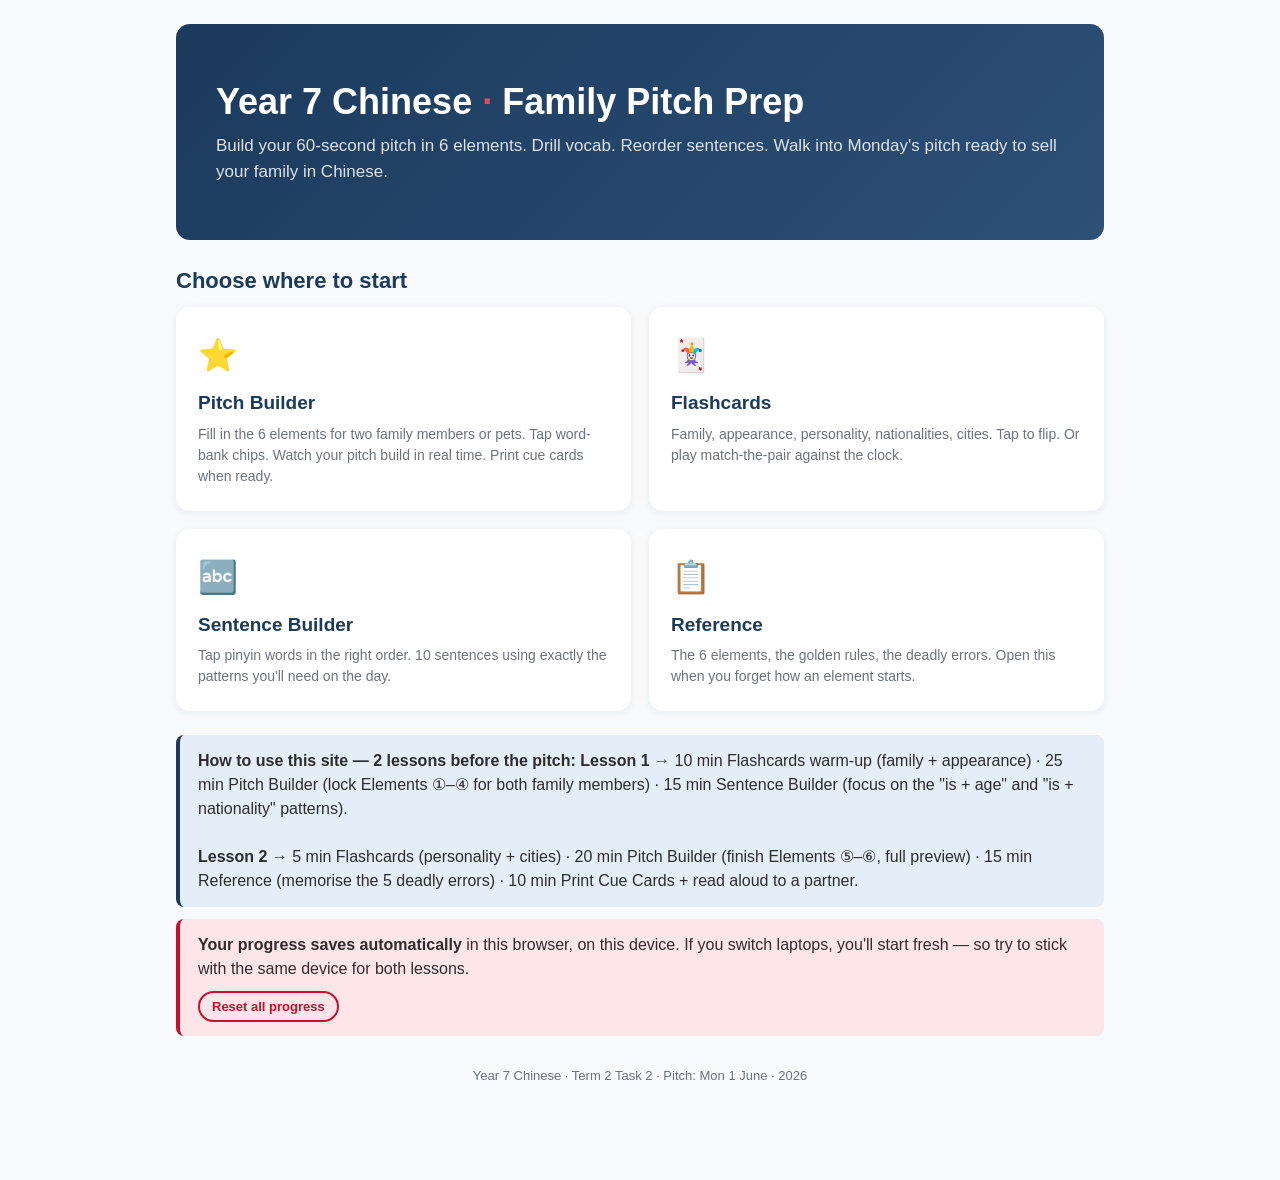
<file: index.html>
<!DOCTYPE html>
<html lang="en">
<head>
<meta charset="utf-8">
<meta name="viewport" content="width=device-width, initial-scale=1">
<title>Y7 Chinese — Pitch Prep</title>
<link rel="stylesheet" href="style.css?v=1">
</head>
<body>
<script src="app.js?v=1"></script>
<script>renderHeader('home');</script>

<main class="container">

  <section class="hero">
    <h1>Year 7 Chinese <span class="accent">·</span> Family Pitch Prep</h1>
    <p>Build your 60-second pitch in 6 elements. Drill vocab. Reorder sentences. Walk into Monday's pitch ready to sell your family in Chinese.</p>
  </section>

  <h2 style="margin-top:8px">Choose where to start</h2>

  <div class="card-grid">

    <a class="feature-card" href="pitch-builder.html">
      <span class="icon">⭐</span>
      <h3>Pitch Builder</h3>
      <p>Fill in the 6 elements for two family members or pets. Tap word-bank chips. Watch your pitch build in real time. Print cue cards when ready.</p>
    </a>

    <a class="feature-card" href="flashcards.html">
      <span class="icon">🃏</span>
      <h3>Flashcards</h3>
      <p>Family, appearance, personality, nationalities, cities. Tap to flip. Or play match-the-pair against the clock.</p>
    </a>

    <a class="feature-card" href="sentence-builder.html">
      <span class="icon">🔤</span>
      <h3>Sentence Builder</h3>
      <p>Tap pinyin words in the right order. 10 sentences using exactly the patterns you'll need on the day.</p>
    </a>

    <a class="feature-card" href="reference.html">
      <span class="icon">📋</span>
      <h3>Reference</h3>
      <p>The 6 elements, the golden rules, the deadly errors. Open this when you forget how an element starts.</p>
    </a>

  </div>

  <section class="box-blue">
    <strong>How to use this site — 2 lessons before the pitch:</strong>
    <strong>Lesson 1</strong> → 10 min Flashcards warm-up (family + appearance) · 25 min Pitch Builder (lock Elements ①–④ for both family members) · 15 min Sentence Builder (focus on the "is + age" and "is + nationality" patterns).<br><br>
    <strong>Lesson 2</strong> → 5 min Flashcards (personality + cities) · 20 min Pitch Builder (finish Elements ⑤–⑥, full preview) · 15 min Reference (memorise the 5 deadly errors) · 10 min Print Cue Cards + read aloud to a partner.
  </section>

  <section class="box-coral">
    <strong>Your progress saves automatically</strong> in this browser, on this device. If you switch laptops, you'll start fresh — so try to stick with the same device for both lessons.
    <div class="button-row" style="margin-top:10px">
      <button class="ghost small" onclick="clearAllProgress()">Reset all progress</button>
    </div>
  </section>

  <p class="muted" style="text-align:center;margin-top:30px;font-size:13px">
    Year 7 Chinese · Term 2 Task 2 · Pitch: Mon 1 June · 2026
  </p>

</main>

<!-- Cloudflare Web Analytics --><script defer src='https://static.cloudflareinsights.com/beacon.min.js' data-cf-beacon='{"token": "e705882a63a84e8b911f8e94f491529c"}'></script><!-- End Cloudflare Web Analytics -->
</body>
</html>
</file>
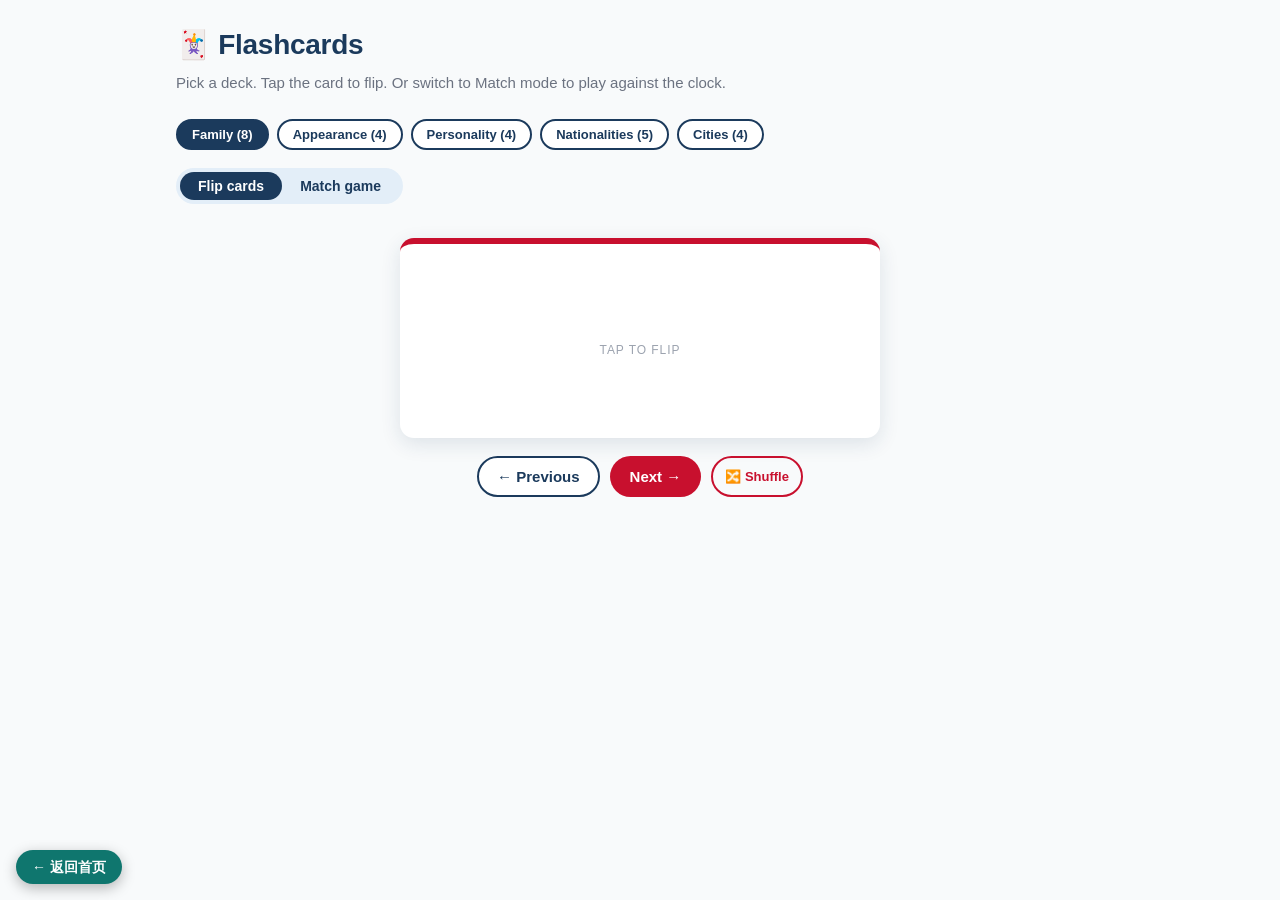
<file: flashcards.html>
<!DOCTYPE html>
<html lang="en">
<head>
<meta charset="utf-8">
<meta name="viewport" content="width=device-width, initial-scale=1">
<title>Flashcards · Y7 Chinese</title>
<link rel="stylesheet" href="style.css?v=1">
</head>
<body>
<script src="app.js?v=1"></script>
<script>renderHeader('flashcards');</script>

<main class="container">
  <h1 class="page-title">🃏 Flashcards</h1>
  <p class="page-subtitle">Pick a deck. Tap the card to flip. Or switch to Match mode to play against the clock.</p>

  <div class="deck-picker" id="deckPicker">
    <button data-deck="family"      class="active">Family (8)</button>
    <button data-deck="appearance">Appearance (4)</button>
    <button data-deck="personality">Personality (4)</button>
    <button data-deck="countries">Nationalities (5)</button>
    <button data-deck="cities">Cities (4)</button>
  </div>

  <div class="tabs" id="modeTabs">
    <button data-mode="flip" class="active">Flip cards</button>
    <button data-mode="match">Match game</button>
  </div>

  <!-- ============ Flip mode ============ -->
  <div id="flipMode">
    <div class="flashcard" id="flashcard" onclick="flipCard()">
      <div id="cardContent"></div>
      <div class="flip-hint">Tap to flip</div>
    </div>
    <div class="flashcard-controls">
      <button class="secondary" onclick="prevCard()">← Previous</button>
      <button onclick="nextCard()">Next →</button>
      <button class="ghost small" onclick="shuffleDeck()">🔀 Shuffle</button>
    </div>
    <div class="flashcard-progress" id="flipProgress"></div>
  </div>

  <!-- ============ Match mode ============ -->
  <div id="matchMode" style="display:none">
    <div class="match-status">
      <span id="matchScore">Matches: 0 / 0</span>
      <button class="ghost small" onclick="startMatch()">🔄 New game</button>
    </div>
    <div class="match-board" id="matchBoard"></div>
    <p class="muted" style="text-align:center;font-size:13px">Tap an English card, then tap the matching pinyin card. Match all pairs to win.</p>
  </div>

</main>

<script>
let activeDeck = 'family';
let mode = 'flip';

let deckCards = [];
let cardIndex = 0;
let showPinyin = false;

/* ============ Deck switching ============ */
document.getElementById('deckPicker').addEventListener('click', e => {
  if (e.target.tagName !== 'BUTTON') return;
  document.querySelectorAll('#deckPicker button').forEach(b => b.classList.remove('active'));
  e.target.classList.add('active');
  activeDeck = e.target.dataset.deck;
  resetForDeck();
});

document.getElementById('modeTabs').addEventListener('click', e => {
  if (e.target.tagName !== 'BUTTON') return;
  document.querySelectorAll('#modeTabs button').forEach(b => b.classList.remove('active'));
  e.target.classList.add('active');
  mode = e.target.dataset.mode;
  document.getElementById('flipMode').style.display = mode === 'flip' ? 'block' : 'none';
  document.getElementById('matchMode').style.display = mode === 'match' ? 'block' : 'none';
  if (mode === 'match') startMatch();
});

function resetForDeck() {
  deckCards = shuffle(VOCAB[activeDeck]);
  cardIndex = 0;
  showPinyin = false;
  if (mode === 'flip') renderCard();
  else startMatch();
}

/* ============ Flip mode ============ */
function renderCard() {
  const c = deckCards[cardIndex];
  if (!c) return;
  const content = document.getElementById('cardContent');
  content.innerHTML = '';
  if (showPinyin) {
    const pinyinDiv = document.createElement('div');
    pinyinDiv.className = 'face-pinyin';
    pinyinDiv.textContent = c.pinyin;
    const charDiv = document.createElement('div');
    charDiv.className = 'face-char';
    charDiv.textContent = c.char;
    content.appendChild(pinyinDiv);
    content.appendChild(charDiv);
    const speaker = makeSpeaker(c.char || c.pinyin, { size: 'lg' });
    if (speaker) {
      speaker.classList.add('face-speaker');
      content.appendChild(speaker);
    }
  } else {
    const en = document.createElement('div');
    en.className = 'face-en';
    en.textContent = c.en;
    content.appendChild(en);
  }
  document.getElementById('flipProgress').textContent = `Card ${cardIndex + 1} of ${deckCards.length}`;
}

function flipCard() {
  showPinyin = !showPinyin;
  renderCard();
}

function nextCard() {
  cardIndex = (cardIndex + 1) % deckCards.length;
  showPinyin = false;
  renderCard();
}

function prevCard() {
  cardIndex = (cardIndex - 1 + deckCards.length) % deckCards.length;
  showPinyin = false;
  renderCard();
}

function shuffleDeck() {
  deckCards = shuffle(deckCards);
  cardIndex = 0;
  showPinyin = false;
  renderCard();
}

/* ============ Match mode ============ */
let matchSelected = null;
let matchScore = 0;
let matchTotal = 0;

function startMatch() {
  const board = document.getElementById('matchBoard');
  board.innerHTML = '';
  matchSelected = null;
  matchScore = 0;

  // Take up to 6 random items from the active deck (decks may be smaller for Y7)
  const pick = shuffle(VOCAB[activeDeck]).slice(0, Math.min(6, VOCAB[activeDeck].length));
  matchTotal = pick.length;

  const enTiles = pick.map(item => ({ id: item.pinyin, label: item.en, side: 'en' }));
  const pyTiles = pick.map(item => ({ id: item.pinyin, label: item.pinyin, side: 'py' }));

  const enShuf = shuffle(enTiles);
  const pyShuf = shuffle(pyTiles);

  for (let i = 0; i < pick.length; i++) {
    board.appendChild(makeMatchTile(enShuf[i]));
    board.appendChild(makeMatchTile(pyShuf[i]));
  }
  updateMatchScore();
}

function makeMatchTile(t) {
  const div = document.createElement('div');
  div.className = 'match-tile' + (t.side === 'py' ? ' pinyin' : '');
  div.dataset.id = t.id;
  div.dataset.side = t.side;
  div.textContent = t.label;
  div.addEventListener('click', () => onMatchTileClick(div));
  return div;
}

function onMatchTileClick(tile) {
  if (tile.classList.contains('matched')) return;
  if (!matchSelected) {
    tile.classList.add('selected');
    matchSelected = tile;
    return;
  }
  if (matchSelected === tile) {
    tile.classList.remove('selected');
    matchSelected = null;
    return;
  }
  if (tile.dataset.side === matchSelected.dataset.side) {
    matchSelected.classList.remove('selected');
    tile.classList.add('selected');
    matchSelected = tile;
    return;
  }
  if (tile.dataset.id === matchSelected.dataset.id) {
    tile.classList.remove('selected');
    matchSelected.classList.remove('selected');
    tile.classList.add('matched');
    matchSelected.classList.add('matched');
    matchScore++;
    updateMatchScore();
    matchSelected = null;
    if (matchScore === matchTotal) {
      setTimeout(() => alert('🎉 All matched! Try a new game?'), 300);
    }
  } else {
    tile.classList.add('wrong');
    matchSelected.classList.add('wrong');
    const t1 = tile, t2 = matchSelected;
    setTimeout(() => {
      t1.classList.remove('wrong', 'selected');
      t2.classList.remove('wrong', 'selected');
    }, 600);
    matchSelected = null;
  }
}

function updateMatchScore() {
  document.getElementById('matchScore').textContent = `Matches: ${matchScore} / ${matchTotal}`;
}

/* ============ Init ============ */
resetForDeck();
</script>

<!-- Cloudflare Web Analytics --><script defer src='https://static.cloudflareinsights.com/beacon.min.js' data-cf-beacon='{"token": "e705882a63a84e8b911f8e94f491529c"}'></script><!-- End Cloudflare Web Analytics -->
<!-- clbacklink:start -->
<a href="/y7-pitch-prep/" aria-label="返回首页" style="position:fixed;left:16px;bottom:16px;z-index:2147483639;background:#0f766e;color:#fff;text-decoration:none;font:600 14px/1 -apple-system,'Segoe UI','PingFang SC','Microsoft YaHei',sans-serif;padding:10px 16px;border-radius:24px;box-shadow:0 4px 14px rgba(0,0,0,.28)">← 返回首页</a>
<!-- clbacklink:end -->
</body>
</html>
</file>
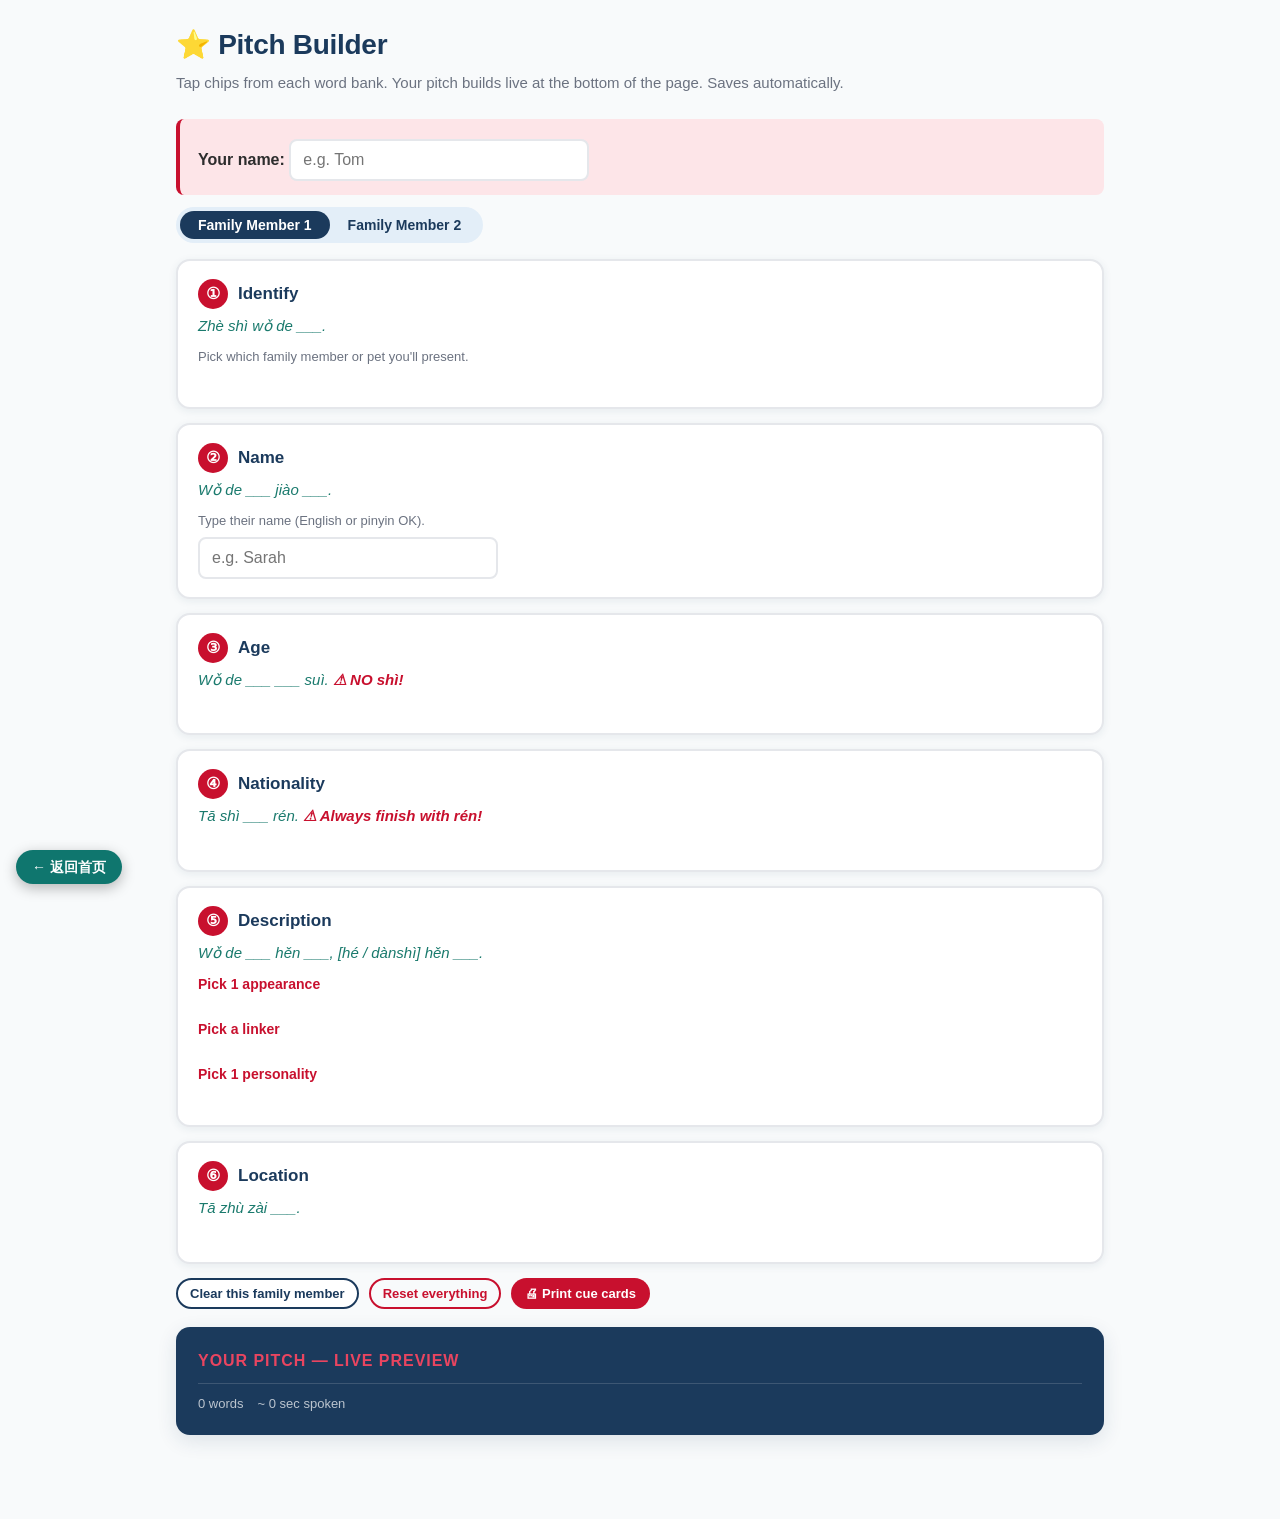
<file: pitch-builder.html>
<!DOCTYPE html>
<html lang="en">
<head>
<meta charset="utf-8">
<meta name="viewport" content="width=device-width, initial-scale=1">
<title>Pitch Builder · Y7 Chinese</title>
<link rel="stylesheet" href="style.css?v=1">
</head>
<body>
<script src="app.js?v=1"></script>
<script>renderHeader('pitch');</script>

<main class="container">
  <h1 class="page-title">⭐ Pitch Builder</h1>
  <p class="page-subtitle">Tap chips from each word bank. Your pitch builds live at the bottom of the page. Saves automatically.</p>

  <div class="box-coral">
    <strong>Your name:</strong>
    <input type="text" id="myName" placeholder="e.g. Tom" style="margin-top:6px;max-width:300px">
  </div>

  <div class="tabs" id="memberTabs">
    <button data-member="1" class="active">Family Member 1</button>
    <button data-member="2">Family Member 2</button>
  </div>

  <!-- Element ① — Identify -->
  <div class="step" data-step="who">
    <div class="step-header"><span class="step-num">①</span><span class="step-title">Identify</span></div>
    <div class="step-pattern">Zhè shì wǒ de ___.</div>
    <div class="muted" style="font-size:13px;margin-bottom:8px">Pick which family member or pet you'll present.</div>
    <div class="chip-bank" id="who-bank"></div>
  </div>

  <!-- Element ② — Name -->
  <div class="step" data-step="name">
    <div class="step-header"><span class="step-num">②</span><span class="step-title">Name</span></div>
    <div class="step-pattern">Wǒ de ___ jiào ___.</div>
    <div class="muted" style="font-size:13px;margin-bottom:6px">Type their name (English or pinyin OK).</div>
    <input type="text" id="nameInput" placeholder="e.g. Sarah" style="max-width:300px">
  </div>

  <!-- Element ③ — Age -->
  <div class="step" data-step="age">
    <div class="step-header"><span class="step-num">③</span><span class="step-title">Age</span></div>
    <div class="step-pattern">Wǒ de ___ ___ suì.   <span class="coral bold">⚠ NO shì!</span></div>
    <div class="chip-bank" id="age-bank"></div>
  </div>

  <!-- Element ④ — Nationality -->
  <div class="step" data-step="country">
    <div class="step-header"><span class="step-num">④</span><span class="step-title">Nationality</span></div>
    <div class="step-pattern">Tā shì ___ rén.   <span class="coral bold">⚠ Always finish with rén!</span></div>
    <div class="chip-bank" id="country-bank"></div>
  </div>

  <!-- Element ⑤ — Description -->
  <div class="step" data-step="desc">
    <div class="step-header"><span class="step-num">⑤</span><span class="step-title">Description</span></div>
    <div class="step-pattern">Wǒ de ___ hěn ___, [hé / dànshì] hěn ___.</div>
    <h3 style="margin-top:8px;font-size:14px;color:var(--coral)">Pick 1 appearance</h3>
    <div class="chip-bank" id="appearance-bank"></div>
    <h3 style="font-size:14px;color:var(--coral)">Pick a linker</h3>
    <div class="chip-bank" id="linker-bank"></div>
    <h3 style="font-size:14px;color:var(--coral)">Pick 1 personality</h3>
    <div class="chip-bank" id="personality-bank"></div>
  </div>

  <!-- Element ⑥ — Location -->
  <div class="step" data-step="city">
    <div class="step-header"><span class="step-num">⑥</span><span class="step-title">Location</span></div>
    <div class="step-pattern">Tā zhù zài ___.</div>
    <div class="chip-bank" id="city-bank"></div>
  </div>

  <div class="button-row">
    <button class="secondary small" onclick="clearMember()">Clear this family member</button>
    <button class="ghost small" onclick="clearAllProgress()">Reset everything</button>
    <button class="small" onclick="window.print()">🖨 Print cue cards</button>
  </div>

  <!-- Live preview -->
  <div class="pitch-preview" id="preview">
    <h2>Your pitch — live preview</h2>
    <div class="preview-text" id="preview-text"></div>
    <div class="meta">
      <span id="word-count">0 words</span>
      <span id="time-est">~ 0 sec spoken</span>
    </div>
  </div>

</main>

<script>
/* ============================================================
   Y7 Pitch Builder logic — 6 elements (①–⑥)
   ============================================================ */
const blank = '<span class="blank">___</span>';

const state = (function () {
  const s = loadState();
  if (!s.pitch) s.pitch = {};
  if (!s.pitch.myName) s.pitch.myName = '';
  if (!s.pitch.member1) s.pitch.member1 = emptyMember();
  if (!s.pitch.member2) s.pitch.member2 = emptyMember();
  return s.pitch;
})();

let currentMember = 1;

function emptyMember() {
  return { who: null, name: '', age: null, country: null, appearance: null, personality: null, linker: null, city: null };
}

function persist() {
  saveState({ pitch: state });
}

/* ----------- Build chip banks ----------- */
function makeChip(item, group) {
  const span = document.createElement('span');
  span.className = 'chip';
  span.dataset.group = group;
  span.dataset.pinyin = item.pinyin;
  const speaker = makeSpeaker(item.char || item.pinyin);
  if (speaker) span.appendChild(speaker);
  const label = document.createElement('span');
  label.innerHTML = `${item.pinyin} <span class="chip-en">${item.en}</span>`;
  span.appendChild(label);
  span.addEventListener('click', () => {
    pick(group, item);
  });
  return span;
}

function fillBank(id, list, group) {
  const bank = document.getElementById(id);
  bank.innerHTML = '';
  list.forEach(item => bank.appendChild(makeChip(item, group)));
}

fillBank('who-bank',         VOCAB.family,       'who');
fillBank('age-bank',         VOCAB.ages,         'age');
fillBank('country-bank',     VOCAB.countries,    'country');
fillBank('appearance-bank',  VOCAB.appearance,   'appearance');
fillBank('personality-bank', VOCAB.personality,  'personality');
fillBank('linker-bank',      VOCAB.linkers,      'linker');
fillBank('city-bank',        VOCAB.cities,       'city');

/* ----------- Member tabs ----------- */
document.getElementById('memberTabs').addEventListener('click', e => {
  if (e.target.tagName !== 'BUTTON') return;
  document.querySelectorAll('#memberTabs button').forEach(b => b.classList.remove('active'));
  e.target.classList.add('active');
  currentMember = +e.target.dataset.member;
  syncUI();
});

/* ----------- Name input ----------- */
const myNameInput = document.getElementById('myName');
myNameInput.value = state.myName || '';
myNameInput.addEventListener('input', () => {
  state.myName = myNameInput.value;
  persist();
  render();
});

const nameInput = document.getElementById('nameInput');
nameInput.addEventListener('input', () => {
  state['member' + currentMember].name = nameInput.value;
  persist();
  render();
});

/* ----------- Pick a chip ----------- */
function pick(group, item) {
  const m = state['member' + currentMember];
  m[group] = item;
  persist();
  syncUI();
}

function clearMember() {
  if (!confirm('Clear this family member\'s answers?')) return;
  state['member' + currentMember] = emptyMember();
  persist();
  syncUI();
}

/* ----------- Sync UI to state ----------- */
function syncUI() {
  const m = state['member' + currentMember];
  document.querySelectorAll('.chip').forEach(c => c.classList.remove('selected'));
  ['who','age','country','appearance','personality','linker','city'].forEach(g => {
    if (m[g]) {
      const chip = document.querySelector(`.chip[data-group="${g}"][data-pinyin="${cssEscape(m[g].pinyin)}"]`);
      if (chip) chip.classList.add('selected');
    }
  });
  nameInput.value = m.name || '';
  render();
}

function cssEscape(s) { return s.replace(/"/g, '\\"'); }

/* ----------- Render preview ----------- */
function render() {
  const p = state;
  const m1 = p.member1, m2 = p.member2;
  const lines = [];

  // Optional greet (not graded, but encouraged)
  lines.push(`<span class="muted">[optional greet]</span> Nǐ hǎo! Wǒ jiào <strong>${p.myName ? p.myName : blank}</strong>.`);

  // Member 1 — Elements ①–⑥
  lines.push(`<br><span class="muted">— Family Member 1 —</span>`);
  lines.push(memberLines(m1));

  // Member 2 — Elements ①–⑥
  lines.push(`<br><span class="muted">— Family Member 2 —</span>`);
  lines.push(memberLines(m2));

  // Optional close
  lines.push(`<br><span class="muted">[optional close]</span> Xièxie. Zàijiàn!`);

  document.getElementById('preview-text').innerHTML = lines.join('<br>');

  // Word count + time estimate (~2 syllables per second at presentation pace)
  const text = document.getElementById('preview-text').textContent;
  const filledOnly = text.replace(/___/g, '').replace(/\[optional[^\]]*\]/g, '').trim().split(/\s+/).filter(Boolean).length;
  const seconds = Math.round(filledOnly / 2);
  document.getElementById('word-count').textContent = `${filledOnly} spoken words`;
  document.getElementById('time-est').textContent = `~ ${seconds} sec at presentation pace`;
}

function memberLines(m) {
  const who   = m.who         ? m.who.pinyin                                             : blank;
  const whoCh = m.who         ? `<span class="char">(${m.who.char})</span>`              : '';
  const name  = m.name        ? m.name                                                    : blank;
  const age   = m.age         ? m.age.pinyin                                             : blank;
  const ctry  = m.country     ? m.country.pinyin                                         : blank;
  const app   = m.appearance  ? m.appearance.pinyin                                      : blank;
  const link  = m.linker      ? m.linker.pinyin                                          : 'hé';
  const pers  = m.personality ? m.personality.pinyin                                     : blank;
  const city  = m.city        ? m.city.pinyin                                            : blank;

  return [
    `<strong>①</strong> Zhè shì wǒ de <strong>${who}</strong>. ${whoCh}`,
    `<strong>②</strong> Wǒ de <strong>${who}</strong> jiào <strong>${name}</strong>.`,
    `<strong>③</strong> Wǒ de <strong>${who}</strong> <strong>${age}</strong> suì.`,
    `<strong>④</strong> Tā shì <strong>${ctry}</strong>.`,
    `<strong>⑤</strong> Wǒ de <strong>${who}</strong> hěn <strong>${app}</strong>, <strong>${link}</strong> hěn <strong>${pers}</strong>.`,
    `<strong>⑥</strong> Tā zhù zài <strong>${city}</strong>.`,
  ].join('<br>');
}

/* Init */
syncUI();
</script>

<!-- Cloudflare Web Analytics --><script defer src='https://static.cloudflareinsights.com/beacon.min.js' data-cf-beacon='{"token": "e705882a63a84e8b911f8e94f491529c"}'></script><!-- End Cloudflare Web Analytics -->
<!-- clbacklink:start -->
<a href="/y7-pitch-prep/" aria-label="返回首页" style="position:fixed;left:16px;bottom:16px;z-index:2147483639;background:#0f766e;color:#fff;text-decoration:none;font:600 14px/1 -apple-system,'Segoe UI','PingFang SC','Microsoft YaHei',sans-serif;padding:10px 16px;border-radius:24px;box-shadow:0 4px 14px rgba(0,0,0,.28)">← 返回首页</a>
<!-- clbacklink:end -->
</body>
</html>
</file>
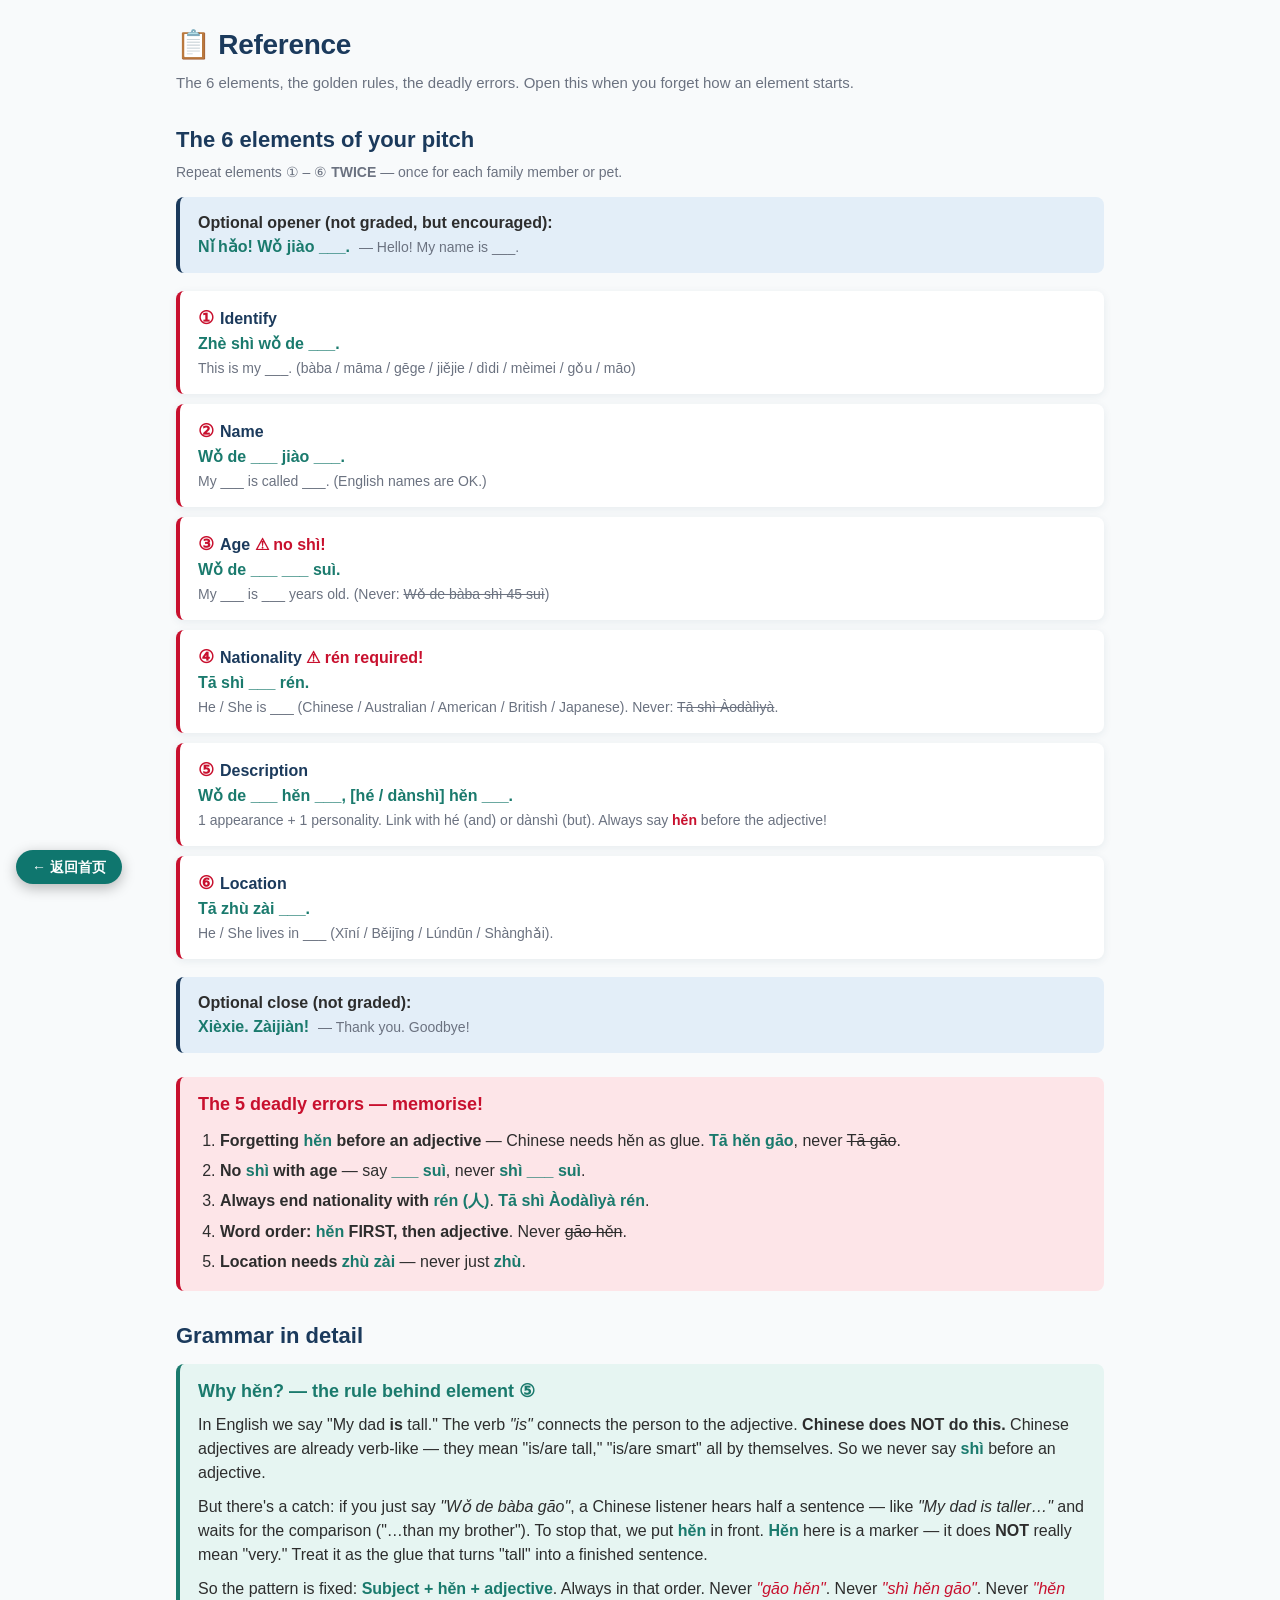
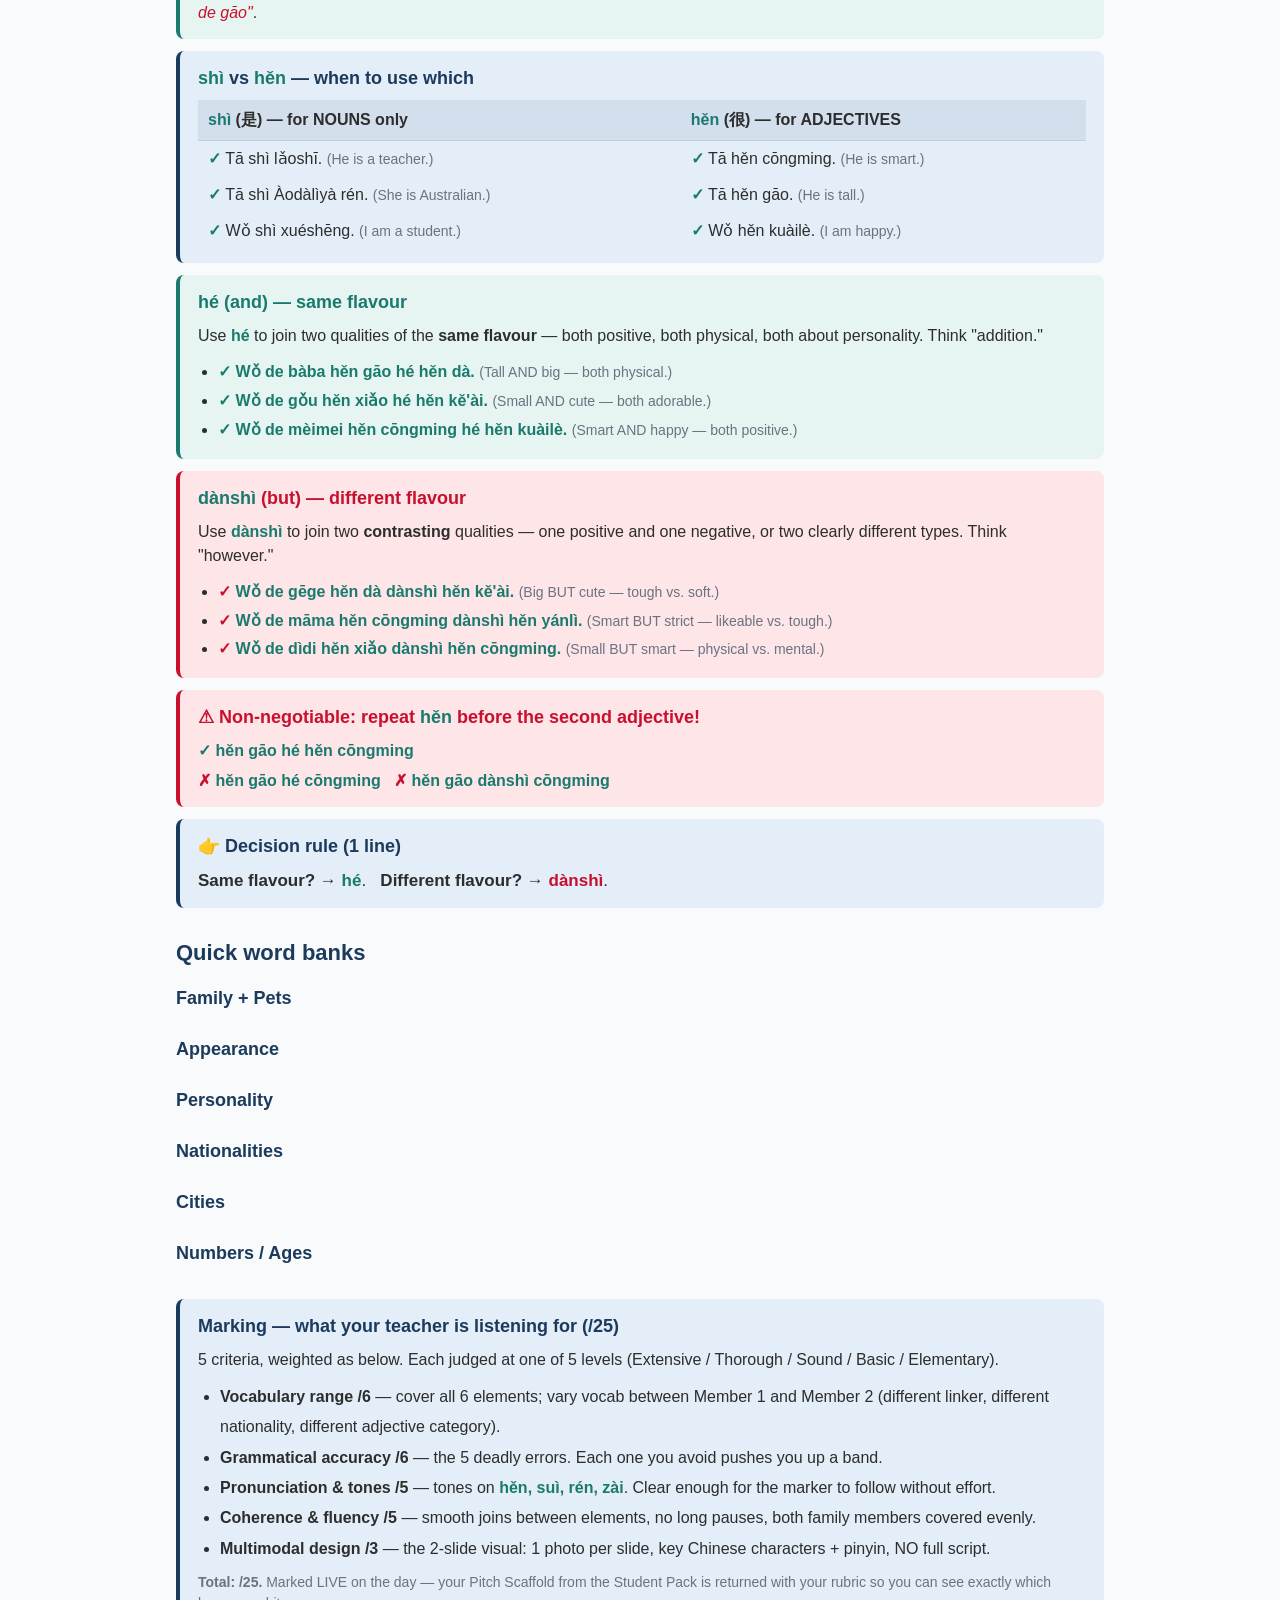
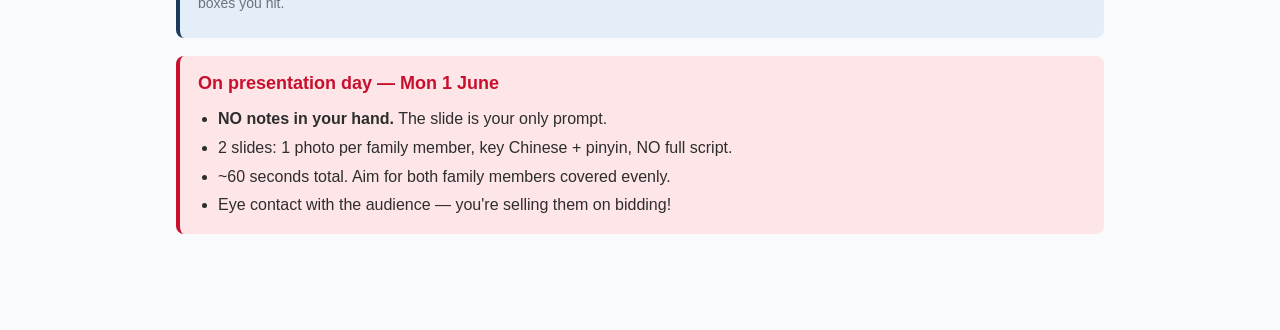
<file: reference.html>
<!DOCTYPE html>
<html lang="en">
<head>
<meta charset="utf-8">
<meta name="viewport" content="width=device-width, initial-scale=1">
<title>Reference · Y7 Chinese</title>
<link rel="stylesheet" href="style.css?v=1">
</head>
<body>
<script src="app.js?v=1"></script>
<script>renderHeader('reference');</script>

<main class="container">
  <h1 class="page-title">📋 Reference</h1>
  <p class="page-subtitle">The 6 elements, the golden rules, the deadly errors. Open this when you forget how an element starts.</p>

  <h2>The 6 elements of your pitch</h2>
  <p class="muted" style="margin:-4px 0 14px">Repeat elements ① – ⑥ <strong>TWICE</strong> — once for each family member or pet.</p>

  <div class="box-blue" style="margin-bottom:18px">
    <strong>Optional opener (not graded, but encouraged):</strong><br>
    <span class="pinyin">Nǐ hǎo! Wǒ jiào ___.</span> &nbsp;<span class="muted">— Hello! My name is ___.</span>
  </div>

  <div class="ref-step">
    <span class="num">①</span><span class="label">Identify</span><br>
    <span class="pinyin">Zhè shì wǒ de ___.</span><br>
    <span class="muted">This is my ___. (bàba / māma / gēge / jiějie / dìdi / mèimei / gǒu / māo)</span>
  </div>

  <div class="ref-step">
    <span class="num">②</span><span class="label">Name</span><br>
    <span class="pinyin">Wǒ de ___ jiào ___.</span><br>
    <span class="muted">My ___ is called ___. (English names are OK.)</span>
  </div>

  <div class="ref-step">
    <span class="num">③</span><span class="label">Age</span> <span class="coral bold">⚠ no shì!</span><br>
    <span class="pinyin">Wǒ de ___ ___ suì.</span><br>
    <span class="muted">My ___ is ___ years old. (Never: <s>Wǒ de bàba shì 45 suì</s>)</span>
  </div>

  <div class="ref-step">
    <span class="num">④</span><span class="label">Nationality</span> <span class="coral bold">⚠ rén required!</span><br>
    <span class="pinyin">Tā shì ___ rén.</span><br>
    <span class="muted">He / She is ___ (Chinese / Australian / American / British / Japanese). Never: <s>Tā shì Àodàlìyà</s>.</span>
  </div>

  <div class="ref-step">
    <span class="num">⑤</span><span class="label">Description</span><br>
    <span class="pinyin">Wǒ de ___ hěn ___, [hé / dànshì] hěn ___.</span><br>
    <span class="muted">1 appearance + 1 personality. Link with hé (and) or dànshì (but). Always say <span class="coral bold">hěn</span> before the adjective!</span>
  </div>

  <div class="ref-step">
    <span class="num">⑥</span><span class="label">Location</span><br>
    <span class="pinyin">Tā zhù zài ___.</span><br>
    <span class="muted">He / She lives in ___ (Xīní / Běijīng / Lúndūn / Shànghǎi).</span>
  </div>

  <div class="box-blue" style="margin-top:18px">
    <strong>Optional close (not graded):</strong><br>
    <span class="pinyin">Xièxie. Zàijiàn!</span> &nbsp;<span class="muted">— Thank you. Goodbye!</span>
  </div>

  <div class="box-coral" style="margin-top:24px">
    <h3 style="margin-top:0;color:var(--coral)">The 5 deadly errors — memorise!</h3>
    <ol style="padding-left:22px;line-height:1.9">
      <li><strong>Forgetting <span class="pinyin">hěn</span> before an adjective</strong> — Chinese needs hěn as glue. <span class="pinyin">Tā hěn gāo</span>, never <s>Tā gāo</s>.</li>
      <li><strong>No <span class="pinyin">shì</span> with age</strong> — say <span class="pinyin">___ suì</span>, never <span class="pinyin">shì ___ suì</span>.</li>
      <li><strong>Always end nationality with <span class="pinyin">rén (人)</span></strong>. <span class="pinyin">Tā shì Àodàlìyà <strong>rén</strong></span>.</li>
      <li><strong>Word order: <span class="pinyin">hěn</span> FIRST, then adjective</strong>. Never <s>gāo hěn</s>.</li>
      <li><strong>Location needs <span class="pinyin">zhù zài</span></strong> — never just <span class="pinyin">zhù</span>.</li>
    </ol>
  </div>

  <h2>Grammar in detail</h2>

  <div class="box-teal">
    <h3 style="margin-top:0;color:var(--teal)">Why <span class="pinyin">hěn</span>? — the rule behind element ⑤</h3>
    <p>In English we say "My dad <strong>is</strong> tall." The verb <em>"is"</em> connects the person to the adjective. <strong>Chinese does NOT do this.</strong> Chinese adjectives are already verb-like — they mean "is/are tall," "is/are smart" all by themselves. So we never say <span class="pinyin"><strong>shì</strong></span> before an adjective.</p>
    <p>But there's a catch: if you just say <em>"Wǒ de bàba gāo"</em>, a Chinese listener hears half a sentence — like <em>"My dad is taller…"</em> and waits for the comparison ("…than my brother"). To stop that, we put <span class="pinyin"><strong>hěn</strong></span> in front. <span class="pinyin"><strong>Hěn</strong></span> here is a marker — it does <strong>NOT</strong> really mean "very." Treat it as the glue that turns "tall" into a finished sentence.</p>
    <p style="margin-bottom:0">So the pattern is fixed: <span class="pinyin"><strong>Subject + hěn + adjective</strong></span>. Always in that order. Never <em class="coral">"gāo hěn"</em>. Never <em class="coral">"shì hěn gāo"</em>. Never <em class="coral">"hěn de gāo"</em>.</p>
  </div>

  <div class="box-blue">
    <h3 style="margin-top:0;color:var(--navy)"><span class="pinyin">shì</span> vs <span class="pinyin">hěn</span> — when to use which</h3>
    <table style="width:100%;border-collapse:collapse;margin-top:6px">
      <thead>
        <tr style="background:rgba(27,58,92,0.08)">
          <th style="text-align:left;padding:8px 10px;border-bottom:1px solid #ccd"><span class="pinyin">shì</span> (是) — for NOUNS only</th>
          <th style="text-align:left;padding:8px 10px;border-bottom:1px solid #ccd"><span class="pinyin">hěn</span> (很) — for ADJECTIVES</th>
        </tr>
      </thead>
      <tbody>
        <tr><td style="padding:6px 10px" data-speak="他是老师。"><span style="color:var(--teal);font-weight:700">✓</span> Tā shì lǎoshī. <span class="muted">(He is a teacher.)</span></td>
            <td style="padding:6px 10px" data-speak="他很聪明。"><span style="color:var(--teal);font-weight:700">✓</span> Tā hěn cōngming. <span class="muted">(He is smart.)</span></td></tr>
        <tr><td style="padding:6px 10px" data-speak="她是澳大利亚人。"><span style="color:var(--teal);font-weight:700">✓</span> Tā shì Àodàlìyà rén. <span class="muted">(She is Australian.)</span></td>
            <td style="padding:6px 10px" data-speak="他很高。"><span style="color:var(--teal);font-weight:700">✓</span> Tā hěn gāo. <span class="muted">(He is tall.)</span></td></tr>
        <tr><td style="padding:6px 10px" data-speak="我是学生。"><span style="color:var(--teal);font-weight:700">✓</span> Wǒ shì xuéshēng. <span class="muted">(I am a student.)</span></td>
            <td style="padding:6px 10px" data-speak="我很快乐。"><span style="color:var(--teal);font-weight:700">✓</span> Wǒ hěn kuàilè. <span class="muted">(I am happy.)</span></td></tr>
      </tbody>
    </table>
  </div>

  <div class="box-teal">
    <h3 style="margin-top:0;color:var(--teal)"><span class="pinyin">hé</span> (and) — same flavour</h3>
    <p>Use <span class="pinyin"><strong>hé</strong></span> to join two qualities of the <strong>same flavour</strong> — both positive, both physical, both about personality. Think "addition."</p>
    <ul style="padding-left:20px;line-height:1.8;margin:6px 0 0">
      <li data-speak="我的爸爸很高和很大。"><span style="color:var(--teal);font-weight:700">✓</span> <span class="pinyin">Wǒ de bàba hěn gāo hé hěn dà.</span> <span class="muted">(Tall AND big — both physical.)</span></li>
      <li data-speak="我的狗很小和很可爱。"><span style="color:var(--teal);font-weight:700">✓</span> <span class="pinyin">Wǒ de gǒu hěn xiǎo hé hěn kě'ài.</span> <span class="muted">(Small AND cute — both adorable.)</span></li>
      <li data-speak="我的妹妹很聪明和很快乐。"><span style="color:var(--teal);font-weight:700">✓</span> <span class="pinyin">Wǒ de mèimei hěn cōngming hé hěn kuàilè.</span> <span class="muted">(Smart AND happy — both positive.)</span></li>
    </ul>
  </div>

  <div class="box-coral">
    <h3 style="margin-top:0;color:var(--coral)"><span class="pinyin">dànshì</span> (but) — different flavour</h3>
    <p>Use <span class="pinyin"><strong>dànshì</strong></span> to join two <strong>contrasting</strong> qualities — one positive and one negative, or two clearly different types. Think "however."</p>
    <ul style="padding-left:20px;line-height:1.8;margin:6px 0 0">
      <li data-speak="我的哥哥很大但是很可爱。"><span style="color:var(--coral);font-weight:700">✓</span> <span class="pinyin">Wǒ de gēge hěn dà dànshì hěn kě'ài.</span> <span class="muted">(Big BUT cute — tough vs. soft.)</span></li>
      <li data-speak="我的妈妈很聪明但是很严厉。"><span style="color:var(--coral);font-weight:700">✓</span> <span class="pinyin">Wǒ de māma hěn cōngming dànshì hěn yánlì.</span> <span class="muted">(Smart BUT strict — likeable vs. tough.)</span></li>
      <li data-speak="我的弟弟很小但是很聪明。"><span style="color:var(--coral);font-weight:700">✓</span> <span class="pinyin">Wǒ de dìdi hěn xiǎo dànshì hěn cōngming.</span> <span class="muted">(Small BUT smart — physical vs. mental.)</span></li>
    </ul>
  </div>

  <div class="box-coral" style="border-left-color:var(--coral)">
    <h3 style="margin-top:0;color:var(--coral)">⚠ Non-negotiable: repeat <span class="pinyin">hěn</span> before the second adjective!</h3>
    <p style="margin-bottom:6px"><span style="color:var(--teal);font-weight:700">✓</span> <span class="pinyin">hěn gāo hé <strong>hěn</strong> cōngming</span></p>
    <p style="margin:0"><span style="color:var(--coral);font-weight:700">✗</span> <span class="pinyin">hěn gāo hé cōngming</span> &nbsp;&nbsp;<span style="color:var(--coral);font-weight:700">✗</span> <span class="pinyin">hěn gāo dànshì cōngming</span></p>
  </div>

  <div class="box-blue">
    <h3 style="margin-top:0;color:var(--navy)">👉 Decision rule (1 line)</h3>
    <p style="margin-bottom:0;font-size:17px"><strong>Same flavour? →</strong> <span class="pinyin" style="color:var(--teal);font-weight:700">hé</span>.&nbsp;&nbsp;&nbsp;<strong>Different flavour? →</strong> <span class="pinyin" style="color:var(--coral);font-weight:700">dànshì</span>.</p>
  </div>

  <h2>Quick word banks</h2>

  <h3>Family + Pets</h3>
  <div class="chip-bank" id="famBank"></div>

  <h3>Appearance</h3>
  <div class="chip-bank" id="appBank"></div>

  <h3>Personality</h3>
  <div class="chip-bank" id="perBank"></div>

  <h3>Nationalities</h3>
  <div class="chip-bank" id="natBank"></div>

  <h3>Cities</h3>
  <div class="chip-bank" id="cityBank"></div>

  <h3>Numbers / Ages</h3>
  <div class="chip-bank" id="ageBank"></div>

  <div class="box-blue" style="margin-top:24px">
    <h3 style="margin-top:0">Marking — what your teacher is listening for (/25)</h3>
    <p>5 criteria, weighted as below. Each judged at one of 5 levels (Extensive / Thorough / Sound / Basic / Elementary).</p>
    <ul style="padding-left:22px;line-height:1.9;margin-top:6px">
      <li><strong>Vocabulary range  /6</strong> — cover all 6 elements; vary vocab between Member 1 and Member 2 (different linker, different nationality, different adjective category).</li>
      <li><strong>Grammatical accuracy  /6</strong> — the 5 deadly errors. Each one you avoid pushes you up a band.</li>
      <li><strong>Pronunciation &amp; tones  /5</strong> — tones on <span class="pinyin">hěn, suì, rén, zài</span>. Clear enough for the marker to follow without effort.</li>
      <li><strong>Coherence &amp; fluency  /5</strong> — smooth joins between elements, no long pauses, both family members covered evenly.</li>
      <li><strong>Multimodal design  /3</strong> — the 2-slide visual: 1 photo per slide, key Chinese characters + pinyin, NO full script.</li>
    </ul>
    <p class="muted" style="margin-top:8px"><strong>Total: /25.</strong> Marked LIVE on the day — your Pitch Scaffold from the Student Pack is returned with your rubric so you can see exactly which boxes you hit.</p>
  </div>

  <div class="box-coral" style="margin-top:18px">
    <h3 style="margin-top:0;color:var(--coral)">On presentation day — Mon 1 June</h3>
    <ul style="padding-left:20px;line-height:1.8;margin:6px 0 0">
      <li><strong>NO notes in your hand.</strong> The slide is your only prompt.</li>
      <li>2 slides: 1 photo per family member, key Chinese + pinyin, NO full script.</li>
      <li>~60 seconds total. Aim for both family members covered evenly.</li>
      <li>Eye contact with the audience — you're selling them on bidding!</li>
    </ul>
  </div>

</main>

<script>
function renderRefBank(id, list) {
  const bank = document.getElementById(id);
  list.forEach(item => {
    const span = document.createElement('span');
    span.className = 'chip';
    const speaker = makeSpeaker(item.char || item.pinyin);
    if (speaker) span.appendChild(speaker);
    const label = document.createElement('span');
    label.innerHTML = `${item.pinyin} <span class="chip-en">${item.en}</span>`;
    span.appendChild(label);
    bank.appendChild(span);
  });
}
renderRefBank('famBank',  VOCAB.family);
renderRefBank('appBank',  VOCAB.appearance);
renderRefBank('perBank',  VOCAB.personality);
renderRefBank('natBank',  VOCAB.countries);
renderRefBank('cityBank', VOCAB.cities);
renderRefBank('ageBank',  VOCAB.ages);
</script>

<!-- Cloudflare Web Analytics --><script defer src='https://static.cloudflareinsights.com/beacon.min.js' data-cf-beacon='{"token": "e705882a63a84e8b911f8e94f491529c"}'></script><!-- End Cloudflare Web Analytics -->
<!-- clbacklink:start -->
<a href="/y7-pitch-prep/" aria-label="返回首页" style="position:fixed;left:16px;bottom:16px;z-index:2147483639;background:#0f766e;color:#fff;text-decoration:none;font:600 14px/1 -apple-system,'Segoe UI','PingFang SC','Microsoft YaHei',sans-serif;padding:10px 16px;border-radius:24px;box-shadow:0 4px 14px rgba(0,0,0,.28)">← 返回首页</a>
<!-- clbacklink:end -->
</body>
</html>
</file>
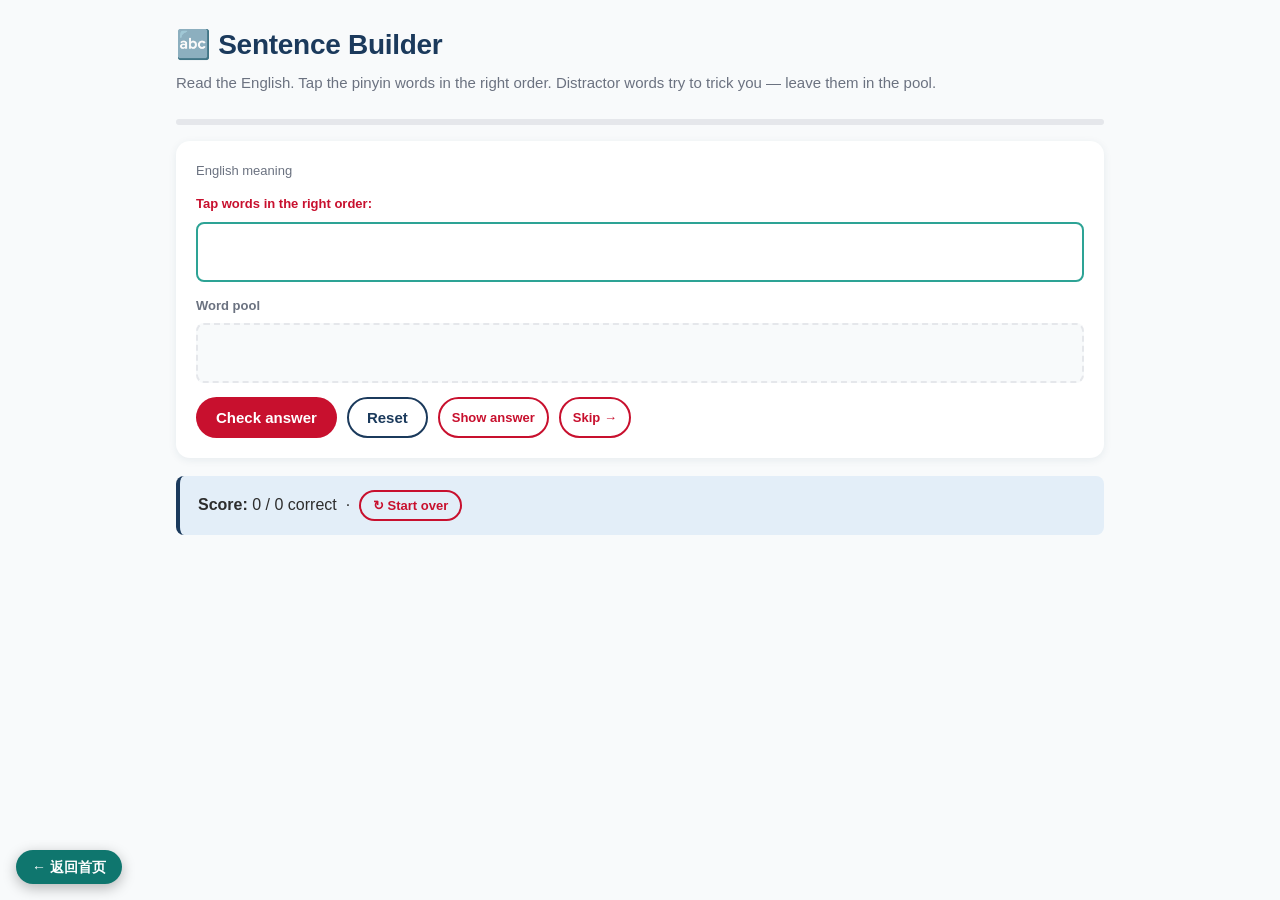
<file: sentence-builder.html>
<!DOCTYPE html>
<html lang="en">
<head>
<meta charset="utf-8">
<meta name="viewport" content="width=device-width, initial-scale=1">
<title>Sentence Builder · Y7 Chinese</title>
<link rel="stylesheet" href="style.css?v=1">
</head>
<body>
<script src="app.js?v=1"></script>
<script>renderHeader('sentence');</script>

<main class="container">
  <h1 class="page-title">🔤 Sentence Builder</h1>
  <p class="page-subtitle">Read the English. Tap the pinyin words in the right order. Distractor words try to trick you — leave them in the pool.</p>

  <div class="sb-progress"><div class="sb-progress-fill" id="progressFill" style="width:0%"></div></div>
  <p class="muted" id="progressText" style="text-align:center;font-size:13px;margin-bottom:12px"></p>

  <div class="box">
    <div class="muted" style="font-size:13px">English meaning</div>
    <div class="sb-target"><strong id="enTarget"></strong></div>
    <div id="sentenceSpeakRow" style="margin-top:6px"></div>

    <h3 style="font-size:13px;color:var(--coral);margin-top:14px">Tap words in the right order:</h3>
    <div class="sb-built" id="builtBox"></div>

    <h3 style="font-size:13px;color:var(--grey);margin-top:14px">Word pool</h3>
    <div class="sb-pool" id="poolBox"></div>

    <div class="sb-feedback" id="feedback"></div>

    <div class="button-row">
      <button onclick="checkAnswer()">Check answer</button>
      <button class="secondary" onclick="resetSentence()">Reset</button>
      <button class="ghost small" onclick="showAnswer()">Show answer</button>
      <button class="ghost small" onclick="nextSentence()">Skip →</button>
    </div>
  </div>

  <div class="box-blue" style="margin-top:18px">
    <strong>Score:</strong> <span id="scoreText">0 / 0 correct</span>
    &nbsp;·&nbsp;
    <button class="ghost small" onclick="restartAll()">↻ Start over</button>
  </div>

</main>

<script>
let sentenceOrder = shuffle(SENTENCES.map((_, i) => i));
let sentencePtr = 0;
let built = [];
let pool = [];
let score = 0;
let attempts = 0;
let answeredThis = false;

function currentSentence() {
  return SENTENCES[sentenceOrder[sentencePtr]];
}

function loadSentence() {
  const s = currentSentence();
  document.getElementById('enTarget').textContent = s.en;
  built = [];
  pool = shuffle([...s.correct, ...s.distractors]);
  answeredThis = false;
  document.getElementById('feedback').className = 'sb-feedback';
  document.getElementById('feedback').textContent = '';
  document.getElementById('builtBox').classList.remove('correct', 'wrong');
  const speakRow = document.getElementById('sentenceSpeakRow');
  speakRow.innerHTML = '';
  if (s.cn) {
    const sp = makeSpeaker(s.cn);
    if (sp) {
      sp.classList.add('speak-inline');
      speakRow.appendChild(sp);
      const lbl = document.createElement('span');
      lbl.className = 'muted';
      lbl.style.fontSize = '12px';
      lbl.textContent = 'Hear the full Chinese sentence';
      speakRow.appendChild(lbl);
    }
  }
  render();
  updateProgress();
}

function render() {
  const builtBox = document.getElementById('builtBox');
  const poolBox = document.getElementById('poolBox');
  builtBox.innerHTML = '';
  poolBox.innerHTML = '';

  built.forEach((t, i) => {
    const tok = makeToken(t);
    tok.addEventListener('click', () => {
      built.splice(i, 1);
      pool.push(t);
      render();
    });
    builtBox.appendChild(tok);
  });

  pool.forEach((t, i) => {
    const tok = makeToken(t);
    tok.addEventListener('click', () => {
      built.push(t);
      pool.splice(i, 1);
      render();
    });
    poolBox.appendChild(tok);
  });
}

function makeToken(text) {
  const span = document.createElement('span');
  span.className = 'sb-token';
  span.textContent = text;
  return span;
}

function checkAnswer() {
  const s = currentSentence();
  const correct = s.correct;
  attempts++;
  let isRight = built.length === correct.length && built.every((t, i) => t === correct[i]);
  const fb = document.getElementById('feedback');
  const builtBox = document.getElementById('builtBox');
  if (isRight) {
    if (!answeredThis) score++;
    answeredThis = true;
    fb.textContent = '✓ Correct! ' + correct.join(' ');
    fb.className = 'sb-feedback show correct';
    builtBox.classList.add('correct');
  } else {
    fb.innerHTML = `✗ Not quite. Try again — or hit <em>Show answer</em> if stuck.`;
    fb.className = 'sb-feedback show wrong';
    builtBox.classList.add('wrong');
    setTimeout(() => builtBox.classList.remove('wrong'), 800);
  }
  updateScore();
}

function showAnswer() {
  const s = currentSentence();
  built = [...s.correct];
  pool = [...s.distractors];
  render();
  const fb = document.getElementById('feedback');
  fb.textContent = 'Answer: ' + s.correct.join(' ');
  fb.className = 'sb-feedback show correct';
  document.getElementById('builtBox').classList.add('correct');
  answeredThis = true;
}

function resetSentence() {
  loadSentence();
}

function nextSentence() {
  sentencePtr = (sentencePtr + 1) % sentenceOrder.length;
  loadSentence();
}

function updateProgress() {
  const pct = Math.round((sentencePtr / sentenceOrder.length) * 100);
  document.getElementById('progressFill').style.width = pct + '%';
  document.getElementById('progressText').textContent = `Sentence ${sentencePtr + 1} of ${sentenceOrder.length}`;
}

function updateScore() {
  document.getElementById('scoreText').textContent = `${score} / ${attempts} attempts correct`;
}

function restartAll() {
  sentenceOrder = shuffle(SENTENCES.map((_, i) => i));
  sentencePtr = 0;
  score = 0;
  attempts = 0;
  loadSentence();
  updateScore();
}

/* Init */
loadSentence();
updateScore();
</script>

<!-- Cloudflare Web Analytics --><script defer src='https://static.cloudflareinsights.com/beacon.min.js' data-cf-beacon='{"token": "e705882a63a84e8b911f8e94f491529c"}'></script><!-- End Cloudflare Web Analytics -->
<!-- clbacklink:start -->
<a href="/y7-pitch-prep/" aria-label="返回首页" style="position:fixed;left:16px;bottom:16px;z-index:2147483639;background:#0f766e;color:#fff;text-decoration:none;font:600 14px/1 -apple-system,'Segoe UI','PingFang SC','Microsoft YaHei',sans-serif;padding:10px 16px;border-radius:24px;box-shadow:0 4px 14px rgba(0,0,0,.28)">← 返回首页</a>
<!-- clbacklink:end -->
</body>
</html>
</file>
<file: style.css>
/* ============================================================
   Y7 PITCH PREP — Shared styles
   Navy/Red palette to match the Y7 printed booklet
   Mobile-first responsive
   ============================================================ */

:root {
  --navy: #1B3A5C;
  --navy-light: #2D5077;
  /* --coral is kept as a variable name for compatibility with the
     existing class structure, but tinted to the Y7 red palette */
  --coral: #C8102E;
  --coral-light: #E94560;
  --teal: #1A7A6D;
  --teal-light: #2DA395;
  --dark: #2D2D2D;
  --grey: #6B7280;
  --grey-light: #9CA3AF;
  --bg: #FFFFFF;
  --bg-soft: #F8FAFB;
  --bg-blue: #E3EEF8;
  --bg-coral: #FDE5E8;
  --bg-teal: #E6F5F2;
  --bg-gold: #FFF3D6;
  --border: #E5E7EB;
  --shadow: 0 2px 8px rgba(27, 58, 92, 0.08);
  --shadow-lg: 0 6px 20px rgba(27, 58, 92, 0.12);
  --radius: 14px;
  --radius-sm: 8px;
}

* { box-sizing: border-box; margin: 0; padding: 0; }

html { font-size: 16px; -webkit-text-size-adjust: 100%; }

/* ============ Kaiti for all Chinese characters ============
   Uses unicode-range so only CJK ideographs pick up Kaiti.
   Latin text (pinyin, English) stays in the body font. */
@font-face {
  font-family: 'KaitiCJK';
  src: local('KaiTi'), local('STKaiti'), local('Kaiti SC'),
       local('DFKai-SB'), local('BiauKai'), local('SimKai');
  unicode-range: U+3000-303F, U+3400-4DBF, U+4E00-9FFF,
                 U+F900-FAFF, U+FF00-FFEF;
  font-display: swap;
}

body {
  font-family: 'KaitiCJK', -apple-system, BlinkMacSystemFont, "Segoe UI", Roboto, "Helvetica Neue", Arial, sans-serif;
  color: var(--dark);
  background: var(--bg-soft);
  line-height: 1.5;
  min-height: 100vh;
  padding-bottom: 60px;
}

/* ============ Header / Nav ============ */
header.site-header {
  background: var(--navy);
  color: white;
  padding: 14px 16px;
  position: sticky;
  top: 0;
  z-index: 100;
  box-shadow: var(--shadow);
}

.site-header-inner {
  max-width: 960px;
  margin: 0 auto;
  display: flex;
  align-items: center;
  justify-content: space-between;
  gap: 12px;
}

.brand {
  font-size: 17px;
  font-weight: 700;
  color: white;
  text-decoration: none;
  display: flex;
  align-items: center;
  gap: 8px;
}
.brand .brand-dot { color: var(--coral-light); }

nav.main-nav {
  display: flex;
  gap: 4px;
  flex-wrap: wrap;
}

nav.main-nav a {
  color: white;
  text-decoration: none;
  padding: 6px 12px;
  border-radius: 999px;
  font-size: 14px;
  font-weight: 500;
  transition: background 0.15s;
}
nav.main-nav a:hover { background: var(--navy-light); }
nav.main-nav a.active { background: var(--coral); }

@media (max-width: 600px) {
  .site-header-inner { flex-direction: column; align-items: flex-start; }
  nav.main-nav { width: 100%; overflow-x: auto; -webkit-overflow-scrolling: touch; flex-wrap: nowrap; }
  nav.main-nav a { white-space: nowrap; padding: 6px 10px; font-size: 13px; }
}

/* ============ Container ============ */
.container {
  max-width: 960px;
  margin: 0 auto;
  padding: 24px 16px;
}

/* ============ Typography ============ */
h1.page-title {
  font-size: 28px;
  color: var(--navy);
  margin-bottom: 6px;
  letter-spacing: -0.01em;
}
.page-subtitle {
  color: var(--grey);
  font-size: 15px;
  margin-bottom: 24px;
}

h2 { color: var(--navy); font-size: 22px; margin: 28px 0 10px; }
h3 { color: var(--navy); font-size: 18px; margin: 16px 0 8px; }

p { margin-bottom: 10px; }
.muted { color: var(--grey); font-size: 14px; }

.pinyin {
  color: var(--teal);
  font-weight: 600;
}
.char {
  color: var(--grey);
  font-size: 0.85em;
}
.coral { color: var(--coral); }
.bold { font-weight: 700; }

/* ============ Hero (landing) ============ */
.hero {
  background: linear-gradient(135deg, var(--navy) 0%, var(--navy-light) 100%);
  color: white;
  padding: 36px 24px;
  border-radius: var(--radius);
  margin-bottom: 24px;
}
.hero h1 {
  font-size: 26px;
  color: white;
  margin-bottom: 10px;
  line-height: 1.2;
}
.hero .accent { color: var(--coral-light); }
.hero p { color: rgba(255,255,255,0.85); font-size: 15px; margin: 0; }

@media (min-width: 700px) {
  .hero { padding: 56px 40px; }
  .hero h1 { font-size: 36px; }
  .hero p { font-size: 17px; }
}

/* ============ Card grid (landing) ============ */
.card-grid {
  display: grid;
  grid-template-columns: 1fr;
  gap: 14px;
  margin-bottom: 24px;
}
@media (min-width: 600px) {
  .card-grid { grid-template-columns: 1fr 1fr; gap: 18px; }
}

.feature-card {
  background: white;
  border-radius: var(--radius);
  padding: 22px 20px;
  text-decoration: none;
  color: var(--dark);
  border: 2px solid transparent;
  box-shadow: var(--shadow);
  transition: transform 0.15s, border-color 0.15s, box-shadow 0.15s;
  display: block;
}
.feature-card:hover {
  transform: translateY(-2px);
  border-color: var(--coral);
  box-shadow: var(--shadow-lg);
}
.feature-card .icon {
  font-size: 32px;
  display: block;
  margin-bottom: 10px;
}
.feature-card h3 {
  color: var(--navy);
  font-size: 19px;
  margin: 0 0 6px;
}
.feature-card p {
  color: var(--grey);
  font-size: 14px;
  margin: 0;
}

/* ============ Generic boxes ============ */
.box {
  background: white;
  border-radius: var(--radius);
  padding: 20px;
  margin: 16px 0;
  box-shadow: var(--shadow);
}
.box-blue {
  background: var(--bg-blue);
  border-left: 4px solid var(--navy);
  padding: 14px 18px;
  border-radius: var(--radius-sm);
  margin: 12px 0;
}
.box-coral {
  background: var(--bg-coral);
  border-left: 4px solid var(--coral);
  padding: 14px 18px;
  border-radius: var(--radius-sm);
  margin: 12px 0;
}
.box-teal {
  background: var(--bg-teal);
  border-left: 4px solid var(--teal);
  padding: 14px 18px;
  border-radius: var(--radius-sm);
  margin: 12px 0;
}

/* ============ Buttons ============ */
button, .btn {
  font-family: inherit;
  font-size: 15px;
  font-weight: 600;
  padding: 10px 18px;
  border-radius: 999px;
  border: 2px solid transparent;
  cursor: pointer;
  transition: all 0.15s;
  background: var(--coral);
  color: white;
  display: inline-block;
  text-decoration: none;
  text-align: center;
}
button:hover, .btn:hover { transform: translateY(-1px); box-shadow: var(--shadow); }
button:active, .btn:active { transform: translateY(0); }
button.secondary, .btn.secondary {
  background: white;
  color: var(--navy);
  border-color: var(--navy);
}
button.secondary:hover, .btn.secondary:hover { background: var(--bg-blue); }
button.ghost, .btn.ghost {
  background: transparent;
  color: var(--coral);
  border-color: var(--coral);
}
button.ghost:hover, .btn.ghost:hover { background: var(--bg-coral); }
button.small, .btn.small { padding: 6px 12px; font-size: 13px; }

button:disabled { opacity: 0.4; cursor: not-allowed; transform: none; }

.button-row { display: flex; gap: 10px; flex-wrap: wrap; margin-top: 14px; }

/* ============ Form fields ============ */
label.field-label {
  display: block;
  font-size: 13px;
  font-weight: 600;
  color: var(--navy);
  margin-bottom: 6px;
  text-transform: uppercase;
  letter-spacing: 0.04em;
}

input[type="text"], textarea, select {
  width: 100%;
  font-family: inherit;
  font-size: 16px;
  padding: 10px 12px;
  border: 2px solid var(--border);
  border-radius: var(--radius-sm);
  background: white;
  color: var(--dark);
  transition: border-color 0.15s;
}
input[type="text"]:focus, textarea:focus, select:focus {
  outline: none;
  border-color: var(--coral);
}

/* ============ Word bank chips ============ */
.chip-bank {
  display: flex;
  flex-wrap: wrap;
  gap: 8px;
  margin: 8px 0 14px;
}
.chip {
  display: inline-flex;
  align-items: center;
  gap: 6px;
  padding: 8px 14px;
  background: var(--bg-teal);
  border: 2px solid var(--teal-light);
  color: var(--teal);
  border-radius: 999px;
  font-size: 15px;
  font-weight: 600;
  cursor: pointer;
  user-select: none;
  transition: all 0.15s;
  min-height: 38px;
  line-height: 1.2;
}
.chip:hover {
  background: var(--teal);
  color: white;
  border-color: var(--teal);
  transform: translateY(-1px);
}
.chip.selected {
  background: var(--teal);
  color: white;
  border-color: var(--teal);
}
.chip .chip-en {
  font-size: 11px;
  color: var(--grey);
  font-weight: 500;
}
.chip:hover .chip-en, .chip.selected .chip-en { color: rgba(255,255,255,0.85); }

/* ============ Speaker / TTS button ============ */
.speak-btn {
  display: inline-flex;
  align-items: center;
  justify-content: center;
  width: 26px; height: 26px;
  padding: 0;
  margin: 0 4px 0 0;
  border-radius: 999px;
  background: rgba(255,255,255,0.85);
  border: 1.5px solid rgba(0,0,0,0.08);
  font-size: 13px;
  line-height: 1;
  cursor: pointer;
  user-select: none;
  flex-shrink: 0;
  transition: transform 0.15s, background 0.15s, border-color 0.15s;
}
.speak-btn:hover {
  background: white;
  border-color: var(--coral);
  transform: scale(1.08);
}
.speak-btn.speaking {
  background: var(--coral);
  border-color: var(--coral);
  transform: scale(1.12);
}
.speak-btn-lg {
  width: 36px; height: 36px;
  font-size: 18px;
  margin: 0 6px 0 0;
}
.face-speaker {
  margin: 14px auto 0 !important;
  display: flex !important;
}
.chip:hover .speak-btn, .chip.selected .speak-btn {
  background: rgba(255,255,255,0.95);
  border-color: rgba(255,255,255,0.5);
}
/* Inline speaker next to example sentences (reference page) */
.speak-inline {
  vertical-align: middle;
  margin: 0 6px 0 0;
}
@media print {
  .speak-btn { display: none !important; }
}

/* ============ Pitch builder ============ */
.step {
  background: white;
  border-radius: var(--radius);
  padding: 18px 20px;
  margin-bottom: 14px;
  border: 2px solid var(--border);
  box-shadow: var(--shadow);
}
.step.active {
  border-color: var(--coral);
}
.step-num {
  display: inline-flex;
  align-items: center;
  justify-content: center;
  width: 30px; height: 30px;
  background: var(--coral);
  color: white;
  border-radius: 50%;
  font-weight: 700;
  margin-right: 10px;
}
.step-header {
  display: flex;
  align-items: center;
  margin-bottom: 6px;
}
.step-title {
  font-weight: 700;
  color: var(--navy);
  font-size: 17px;
}
.step-pattern {
  display: block;
  color: var(--teal);
  font-style: italic;
  font-size: 15px;
  margin-bottom: 10px;
}

.pitch-preview {
  background: var(--navy);
  color: white;
  border-radius: var(--radius);
  padding: 22px;
  margin-top: 18px;
  box-shadow: var(--shadow-lg);
}
.pitch-preview h2 { color: var(--coral-light); margin: 0 0 10px; font-size: 16px; text-transform: uppercase; letter-spacing: 0.06em; }
.pitch-preview .preview-text {
  font-size: 16px;
  line-height: 1.7;
  color: white;
}
.pitch-preview .preview-text .blank { color: var(--coral-light); font-weight: 700; }
.pitch-preview .meta {
  display: flex;
  gap: 14px;
  margin-top: 10px;
  padding-top: 10px;
  border-top: 1px solid rgba(255,255,255,0.15);
  font-size: 13px;
  color: rgba(255,255,255,0.7);
}

/* ============ Tabs (family member 1 / 2) ============ */
.tabs {
  display: inline-flex;
  background: var(--bg-blue);
  border-radius: 999px;
  padding: 4px;
  margin-bottom: 16px;
}
.tabs button {
  background: transparent;
  color: var(--navy);
  padding: 6px 18px;
  font-size: 14px;
  border: none;
}
.tabs button:hover { background: rgba(27, 58, 92, 0.06); transform: none; box-shadow: none; }
.tabs button.active { background: var(--navy); color: white; }

/* ============ Flashcards ============ */
.deck-picker {
  display: flex;
  flex-wrap: wrap;
  gap: 8px;
  margin-bottom: 18px;
}
.deck-picker button {
  background: white;
  color: var(--navy);
  border: 2px solid var(--navy);
  padding: 6px 14px;
  font-size: 13px;
}
.deck-picker button.active {
  background: var(--navy);
  color: white;
}

.flashcard {
  background: white;
  border-radius: var(--radius);
  padding: 60px 24px;
  text-align: center;
  box-shadow: var(--shadow-lg);
  cursor: pointer;
  user-select: none;
  margin: 18px auto;
  max-width: 480px;
  min-height: 200px;
  display: flex;
  flex-direction: column;
  justify-content: center;
  transition: transform 0.2s;
  border-top: 6px solid var(--coral);
}
.flashcard:hover { transform: scale(1.01); }
.flashcard .face-en {
  font-size: 26px;
  font-weight: 600;
  color: var(--dark);
}
.flashcard .face-pinyin {
  font-size: 32px;
  font-weight: 700;
  color: var(--teal);
  margin-bottom: 8px;
}
.flashcard .face-char {
  font-size: 22px;
  color: var(--grey);
}
.flashcard .flip-hint {
  margin-top: 18px;
  font-size: 12px;
  color: var(--grey-light);
  text-transform: uppercase;
  letter-spacing: 0.08em;
}
.flashcard-controls {
  display: flex;
  justify-content: center;
  gap: 10px;
  margin-top: 14px;
  flex-wrap: wrap;
}
.flashcard-progress {
  text-align: center;
  color: var(--grey);
  font-size: 13px;
  margin-top: 10px;
}

/* ============ Match game ============ */
.match-board {
  display: grid;
  grid-template-columns: 1fr 1fr;
  gap: 12px;
  margin: 18px 0;
}
.match-tile {
  background: white;
  padding: 14px 12px;
  border-radius: var(--radius-sm);
  text-align: center;
  cursor: pointer;
  border: 2px solid var(--border);
  font-size: 15px;
  font-weight: 600;
  user-select: none;
  transition: all 0.15s;
  min-height: 50px;
  display: flex;
  align-items: center;
  justify-content: center;
}
.match-tile:hover { border-color: var(--coral); transform: translateY(-1px); }
.match-tile.selected { background: var(--bg-coral); border-color: var(--coral); }
.match-tile.matched { background: var(--bg-teal); border-color: var(--teal); color: var(--teal); cursor: default; pointer-events: none; opacity: 0.7; }
.match-tile.wrong { background: #FEE; border-color: #E55; }
.match-tile.pinyin { color: var(--teal); }

.match-status {
  display: flex;
  justify-content: space-between;
  align-items: center;
  margin: 12px 0;
  font-size: 14px;
}

/* ============ Sentence builder ============ */
.sb-target {
  font-size: 18px;
  margin: 8px 0 6px;
}
.sb-target strong { color: var(--navy); }
.sb-pool, .sb-built {
  display: flex;
  flex-wrap: wrap;
  gap: 8px;
  min-height: 60px;
  padding: 12px;
  border-radius: var(--radius-sm);
  background: var(--bg-soft);
  border: 2px dashed var(--border);
  margin: 8px 0;
}
.sb-built {
  background: white;
  border-style: solid;
  border-color: var(--teal-light);
}
.sb-built.correct { background: var(--bg-teal); border-color: var(--teal); }
.sb-built.wrong { background: #FEE; border-color: #E55; }
.sb-token {
  background: var(--bg-blue);
  color: var(--navy);
  padding: 8px 14px;
  border-radius: 999px;
  font-weight: 600;
  font-size: 15px;
  cursor: pointer;
  border: 2px solid var(--navy);
  user-select: none;
  transition: all 0.15s;
  min-height: 38px;
  display: inline-flex;
  align-items: center;
}
.sb-token:hover { background: var(--navy); color: white; transform: translateY(-1px); }

.sb-feedback {
  margin: 14px 0;
  padding: 12px 16px;
  border-radius: var(--radius-sm);
  font-weight: 600;
  display: none;
}
.sb-feedback.show { display: block; }
.sb-feedback.correct { background: var(--bg-teal); color: var(--teal); }
.sb-feedback.wrong { background: var(--bg-coral); color: var(--coral); }

.sb-progress {
  height: 6px;
  background: var(--border);
  border-radius: 3px;
  overflow: hidden;
  margin: 8px 0 16px;
}
.sb-progress-fill {
  height: 100%;
  background: var(--coral);
  transition: width 0.3s;
}

/* ============ Reference page ============ */
.ref-step {
  background: white;
  border-radius: var(--radius-sm);
  padding: 14px 18px;
  margin: 10px 0;
  border-left: 4px solid var(--coral);
  box-shadow: var(--shadow);
}
.ref-step .num { font-weight: 700; color: var(--coral); font-size: 18px; margin-right: 6px; }
.ref-step .label { font-weight: 700; color: var(--navy); }

/* ============ Save indicator ============ */
.save-indicator {
  position: fixed;
  bottom: 16px;
  right: 16px;
  background: var(--teal);
  color: white;
  padding: 8px 14px;
  border-radius: 999px;
  font-size: 13px;
  opacity: 0;
  transition: opacity 0.3s;
  z-index: 1000;
  box-shadow: var(--shadow-lg);
}
.save-indicator.show { opacity: 1; }

/* ============ Print ============ */
@media print {
  header.site-header, nav.main-nav, .button-row, button, .save-indicator, .pitch-preview { display: none !important; }
  body { background: white; padding: 0; }
  .container { padding: 0; max-width: 100%; }
  .step { page-break-inside: avoid; box-shadow: none; border-color: #ccc; }
  @page { margin: 18mm; }
}
</file>
